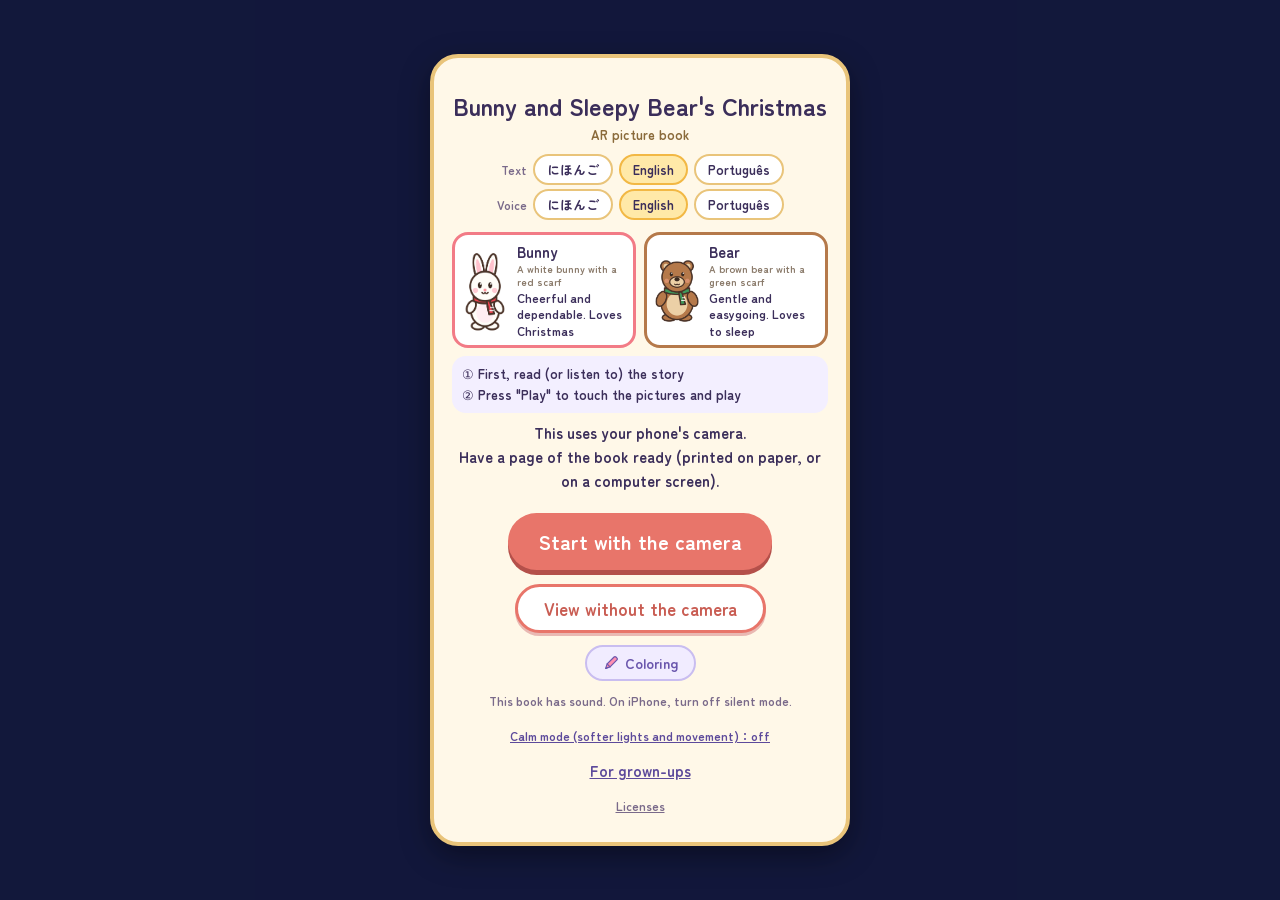
<file: index.html>
<!DOCTYPE html>
<html lang="ja">
<head>
<meta charset="utf-8">
<meta name="viewport" content="width=device-width, initial-scale=1, viewport-fit=cover, user-scalable=no">
<meta name="theme-color" content="#1b2350">
<title>うさぎさんと ねぼすけ くまさんの クリスマス — AR えほん</title>
<link rel="stylesheet" href="ehon/style.css?v=b19a2bfd2b">
</head>
<body>
<div id="stage"></div>
<div id="hud"></div>
<!--
  「うさぎさんと ねぼすけ くまさんの クリスマス」AR 本体（スマホのカメラで 印刷したページを映す）
  このファイルは npm run build で作られます。動かすには、同じ場所に ehon フォルダが必要です。
  絵本の中身は ehon/book.js、プログラムは ehon/engine.js にあります（元は books/ と system/engine/）。
-->
<script src="ehon/three.js?v=8c4e8554e2"></script>
<script src="ehon/mindar.js?v=a1948473ec"></script>
<script src="ehon/licenses.js?v=99099745ca"></script>
<script src="ehon/pictures.js?v=41850d9c7a"></script>
<script src="ehon/nurie.js?v=008a53af55"></script>
<script src="ehon/book.js?v=dd3e6fde32"></script>
<script src="ehon/engine.js?v=084fbc0e63"></script>
<script>
  if (window.EhonEngine) EhonEngine.start({ mode: 'ar', mind: 'ehon/targets.mind?v=d376e5dbaf' });
  else document.body.insertAdjacentHTML('beforeend', '<p style="margin:2em;font:16px/1.7 sans-serif;color:#fff">ehon フォルダが 見つかりません。<br>この ファイルと いっしょに ehon フォルダも おいて（アップロードして）ください。</p>');
</script>
</body>
</html>
</file>
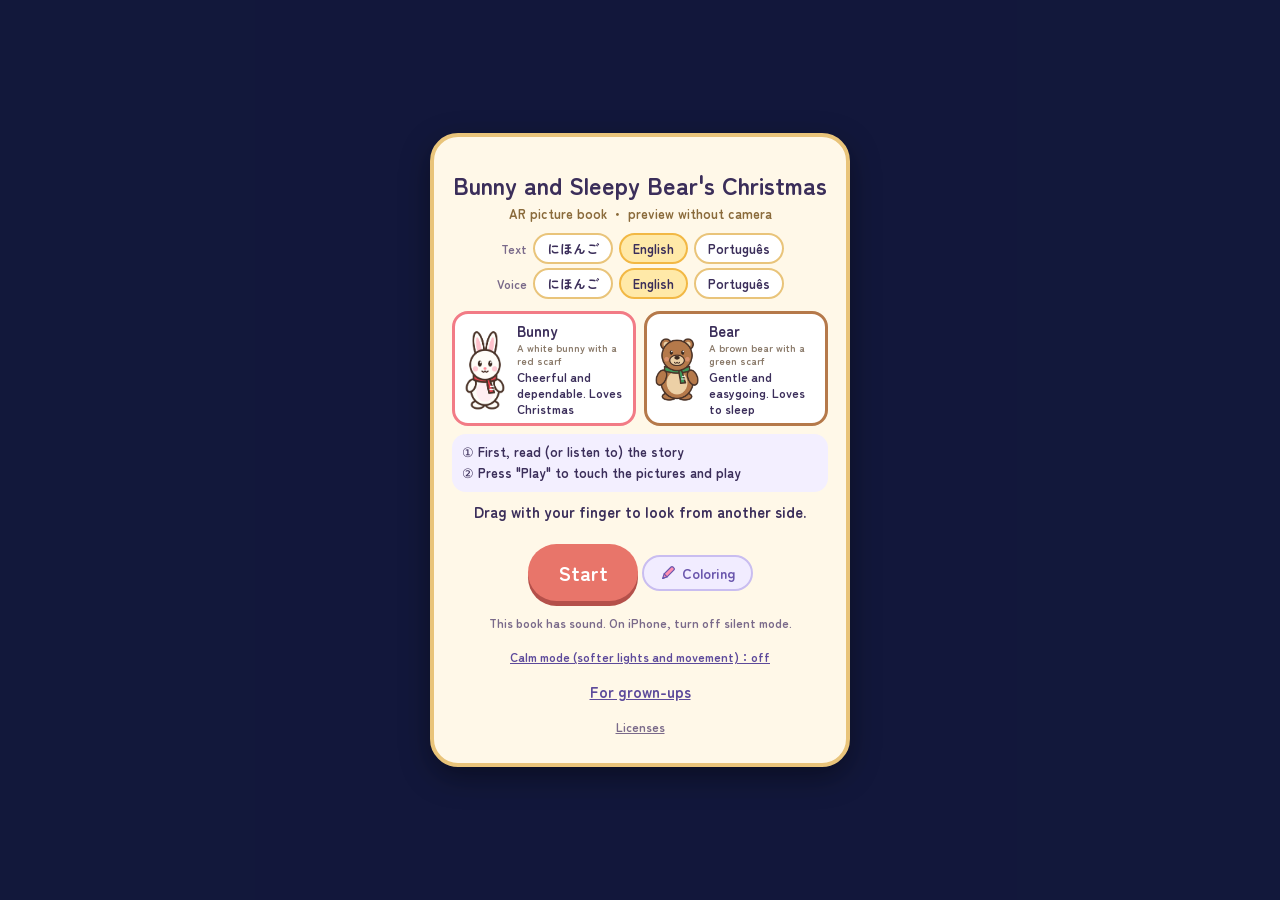
<file: preview.html>
<!DOCTYPE html>
<html lang="ja">
<head>
<meta charset="utf-8">
<meta name="viewport" content="width=device-width, initial-scale=1, viewport-fit=cover, user-scalable=no">
<meta name="theme-color" content="#1b2350">
<title>うさぎさんと ねぼすけ くまさんの クリスマス — カメラなしプレビュー</title>
<link rel="stylesheet" href="ehon/style.css?v=b19a2bfd2b">
</head>
<body>
<div id="stage"></div>
<div id="hud"></div>
<!--
  「うさぎさんと ねぼすけ くまさんの クリスマス」カメラなしで 見られる版（ダブルクリックでも 開けます）
  このファイルは npm run build で作られます。動かすには、同じ場所に ehon フォルダが必要です。
  絵本の中身は ehon/book.js、プログラムは ehon/engine.js にあります（元は books/ と system/engine/）。
-->
<script src="ehon/three.js?v=8c4e8554e2"></script>
<script src="ehon/licenses.js?v=99099745ca"></script>
<script src="ehon/pictures.js?v=41850d9c7a"></script>
<script src="ehon/nurie.js?v=008a53af55"></script>
<script src="ehon/book.js?v=dd3e6fde32"></script>
<script src="ehon/engine.js?v=084fbc0e63"></script>
<script>
  if (window.EhonEngine) EhonEngine.start({ mode: 'preview' });
  else document.body.insertAdjacentHTML('beforeend', '<p style="margin:2em;font:16px/1.7 sans-serif;color:#fff">ehon フォルダが 見つかりません。<br>この ファイルと いっしょに ehon フォルダも おいて（アップロードして）ください。</p>');
</script>
</body>
</html>
</file>
<file: ehon/style.css>
/* AR えほん — 見た目（ボタン・パネル・はじめる画面など） */
  :root { --ink:#3b2e5a; --cream:#fff8e8; --line:#4a3360; --gold:#ffd447; }
  * { box-sizing:border-box; -webkit-tap-highlight-color:transparent; }
  html, body { margin:0; height:100%; overflow:hidden; background:#1b2350; color:var(--ink);
    font-family:ZenMaru, "Hiragino Maru Gothic ProN", "Hiragino Sans", "Noto Sans JP", sans-serif; font-weight:700;
    -webkit-user-select:none; user-select:none; touch-action:none; }
  #stage { position:fixed; inset:0; overflow:hidden; }
  #stage.preview { background:radial-gradient(120% 90% at 50% 40%, #3a3f7a 0%, #23285a 55%, #151a3d 100%); }
  #stage canvas { display:block; touch-action:none; }
  #stage video { object-fit:cover; }

  #hud { position:fixed; inset:0; pointer-events:none; opacity:0; transition:opacity .4s; z-index:10;
    padding:max(10px, env(safe-area-inset-top)) max(10px, env(safe-area-inset-right)) max(12px, env(safe-area-inset-bottom)) max(10px, env(safe-area-inset-left)); }
  #hud.on { opacity:1; }
  .top { display:flex; justify-content:space-between; align-items:flex-start; gap:8px; }
  .chip { white-space:nowrap; background:rgba(255,248,232,.94); border:3px solid #e9c47a; border-radius:999px; padding:6px 12px; display:flex; align-items:center; gap:7px; box-shadow:0 3px 10px rgba(0,0,0,.25); font-size:14px; }
  .tl { display:flex; align-items:center; gap:6px; }
  .mini { pointer-events:auto; font:inherit; color:var(--ink); height:36px; border-radius:999px; border:3px solid #e9c47a; background:rgba(255,248,232,.94);
    display:flex; align-items:center; gap:3px; padding:0 9px 0 6px; font-size:11px; box-shadow:0 3px 10px rgba(0,0,0,.25); cursor:pointer; }
  .mini:active { transform:translateY(2px); }
  .hint { position:absolute; left:50%; top:calc(max(10px, env(safe-area-inset-top)) + 50px); transform:translateX(-50%); display:none; align-items:center; gap:8px;
    background:rgba(255,248,232,.96); border:3px solid #f2b844; border-radius:999px; padding:6px 14px; font-size:14px; white-space:nowrap; max-width:96vw; box-shadow:0 3px 10px rgba(0,0,0,.25); }
  .hint.on { display:flex; }
  .hint .ht { overflow:hidden; text-overflow:ellipsis; }
  .hint.story { border-color:#9b86d6; background:rgba(243,239,255,.96); }
  .hint .done { display:none; flex:none; background:#5fc46a; color:#fff; border-radius:999px; padding:1px 9px; font-size:12px; }
  .hint.isdone .done { display:inline-block; }
  .playbtn { pointer-events:auto; position:absolute; left:50%; bottom:calc(max(12px, env(safe-area-inset-bottom)) + 80px); display:none;
    font:inherit; font-size:22px; color:#fff; background:#5fc46a; border:none; border-radius:999px; padding:12px 34px;
    box-shadow:0 5px 0 #3e9a4e, 0 8px 18px rgba(0,0,0,.35); cursor:pointer; animation:playpulse 1.6s ease-in-out infinite; transform:translateX(-50%); }
  .playbtn.on { display:block; }
  .playbtn:active { box-shadow:0 2px 0 #3e9a4e; }
  .endbtn { pointer-events:auto; position:absolute; left:50%; bottom:calc(max(12px, env(safe-area-inset-bottom)) + 80px); display:none;
    font:inherit; font-size:20px; font-weight:700; color:#fff; background:#e8756a; border:none; border-radius:999px; padding:11px 30px;
    box-shadow:0 5px 0 #b9544b, 0 8px 18px rgba(0,0,0,.35); cursor:pointer; animation:playpulse 1.6s ease-in-out infinite; transform:translateX(-50%); }
  .endbtn.on { display:block; }
  .endbtn:active { box-shadow:0 2px 0 #b9544b; }
  @keyframes playpulse { 0%,100% { transform:translateX(-50%) scale(1) } 50% { transform:translateX(-50%) scale(1.07) } }
  .chip .pn { background:#e8756a; color:#fff; border-radius:999px; padding:1px 8px; font-size:13px; }
  .prog .lbl { font-size:12px; }
  .prog .slots { display:flex; gap:5px; }
  .dot { width:20px; height:20px; border-radius:50%; border:2px dashed #b9aee0; background:#f1ecfa; display:block; }
  .dot.got { border:2px solid #4a3360; background:var(--c, #ffe36b); box-shadow:inset 0 -3px 0 rgba(0,0,0,.12); }
  .dot.plain { background:#e9e4f4; }
  .dot.plain.got { background:radial-gradient(circle, #fff9b0 0 35%, #ffe14a 36% 60%, #f0b820 61%); border-color:#c99a14; }
  .dot.pop { animation:pop .7s cubic-bezier(.2,1.6,.4,1); }
  .prog.complete { border-color:#f2b844; background:#fff4c2; }
  @keyframes pop { 0%{transform:scale(.2)} 100%{transform:scale(1)} }

  .bottom { position:absolute; left:0; right:0; bottom:max(12px, env(safe-area-inset-bottom)); display:flex; justify-content:center; gap:8px; }
  .tb { pointer-events:auto; font:inherit; color:var(--ink); background:var(--cream); border:3px solid #e9c47a; border-radius:18px;
    width:64px; height:62px; padding:4px 0 2px; display:flex; flex-direction:column; align-items:center; justify-content:center; gap:2px;
    box-shadow:0 4px 0 #d9a95a, 0 6px 14px rgba(0,0,0,.3); cursor:pointer; }
  .tb i { display:block; height:24px; line-height:0; }
  .tb span { font-size:10px; letter-spacing:-.02em; white-space:nowrap; }
  .tb:active { transform:translateY(3px); box-shadow:0 1px 0 #d9a95a, 0 3px 8px rgba(0,0,0,.3); }
  .tb.off { background:#e6e0ee; color:#8a7e9e; }
  .tb.active { background:#ffe9a8; border-color:#f2b844; }
  .nav { pointer-events:auto; position:absolute; top:50%; transform:translateY(-50%); width:48px; height:64px; border-radius:16px; border:3px solid #e9c47a;
    background:rgba(255,248,232,.92); display:none; align-items:center; justify-content:center; box-shadow:0 4px 12px rgba(0,0,0,.3); cursor:pointer; }
  .nav.prev { left:max(8px, env(safe-area-inset-left)); } .nav.next { right:max(8px, env(safe-area-inset-right)); }
  .nav:disabled { opacity:.35; }
  #hud.withnav .nav { display:flex; }
  .toast { position:absolute; left:50%; top:calc(max(10px, env(safe-area-inset-top)) + 98px); transform:translate(-50%, -10px); opacity:0; transition:all .35s;
    background:rgba(59,46,90,.92); color:#fff; padding:9px 16px; border-radius:999px; font-size:15px; white-space:nowrap; max-width:94vw; overflow:hidden; text-overflow:ellipsis; box-shadow:0 4px 14px rgba(0,0,0,.3); }
  .toast.on { opacity:1; transform:translate(-50%, 0); }
  @media (max-width:600px) { .nav { top:auto; transform:none; bottom:calc(max(12px, env(safe-area-inset-bottom)) + 76px); width:44px; height:52px; } }
  @media (max-width:440px) { .chip.page .pname { display:none; } .mini { padding:0 7px 0 5px; font-size:10px; height:34px; } .hint { font-size:12px; padding:5px 10px; } .playbtn { font-size:20px; padding:11px 28px; } .chip { font-size:12px; padding:5px 9px; } .prog .lbl { display:none; } .dot { width:17px; height:17px; } .tb { width:58px; height:58px; } .tb span { font-size:9px; } .toast { font-size:13px; } }

  .panel { position:fixed; inset:0; display:none; place-items:center; z-index:20; padding:16px; background:rgba(16,20,52,.72); overflow-y:auto; touch-action:pan-y; }
  .panel.on { display:grid; }
  .panel .card { background:var(--cream); border:4px solid #e9c47a; border-radius:28px; padding:20px 18px; max-width:420px; width:100%; text-align:center; box-shadow:0 10px 30px rgba(0,0,0,.4); }
  .panel h1 { margin:10px 0 2px; font-size:24px; font-weight:900; }
  .panel h2 { margin:6px 0 10px; font-size:20px; }
  .panel p { margin:8px 0; font-size:15px; line-height:1.6; font-weight:500; }
  .panel .sub { color:#8a6a3a; font-size:13px; margin-top:0; }
  .panel .note { font-size:12px; color:#7a6a8a; }
  .cast { display:grid; grid-template-columns:1fr 1fr; gap:8px; margin:12px 0 6px; text-align:left; }
  .who { word-break:keep-all; overflow-wrap:anywhere; display:flex; align-items:center; gap:6px; background:#fff; border-radius:16px; padding:6px 8px 6px 4px; border:3px solid #f1d79f; }
  .who img { width:52px; height:auto; flex:none; }
  .who b { display:block; font-size:15px; }
  .who small { display:block; font-size:10px; color:#8a7a6a; font-weight:500; line-height:1.3; }
  .who span { display:block; font-size:12px; color:#3b2e5a; line-height:1.35; margin-top:2px; }
  @media (max-width:440px) { .cast { grid-template-columns:1fr; gap:6px; } .who { padding:4px 10px 4px 4px; } .who img { width:44px; } .who small { display:inline; margin-left:6px; } .who b { display:inline; } }
  .howto { background:#f3efff; border-radius:14px; padding:8px 10px; font-size:13px !important; text-align:left; }
  .big { font:inherit; font-size:20px; color:#fff; background:#e8756a; border:none; border-radius:999px; padding:14px 30px; margin:12px 0 4px; box-shadow:0 5px 0 #b4504a; cursor:pointer; }
  .big:active { transform:translateY(3px); box-shadow:0 2px 0 #b4504a; }
  .link { font:inherit; font-size:15px; background:none; border:none; color:#5d4a9b; text-decoration:underline; padding:8px; cursor:pointer; display:block; margin:0 auto; }
  .link.lic { font-size:12px; color:#7a6a8a; }
  .link.calm { font-size:12px; }
  @media (max-height:520px) { .panel h1 { font-size:19px; margin-top:6px } .panel p { margin:4px 0; font-size:13px } .big { padding:10px 26px; margin:8px 0 2px } .panel .card { padding:14px 16px } }
  #loading { background:rgba(16,20,52,.5); } #loading .card { width:auto; padding:20px 28px; }
  .spinner { width:40px; height:40px; margin:4px auto 6px; border-radius:50%; border:5px solid #f1d79f; border-top-color:#e8756a; animation:spin 1s linear infinite; }
  @keyframes spin { to { transform:rotate(360deg) } }
  #scan { background:transparent; pointer-events:none; z-index:9; }
  #scan .card { background:transparent; border:none; box-shadow:none; }
  #scan .grid { display:grid; grid-template-columns:1fr 1fr; gap:8px; width:min(80vw, 380px); margin:0 auto; padding:10px; border:4px dashed rgba(255,255,255,.9); border-radius:22px; animation:breathe 1.8s ease-in-out infinite; }
  #scan .grid img { width:100%; border-radius:8px; opacity:.5; }
  #scan p { color:#fff; font-size:18px; text-shadow:0 2px 6px rgba(0,0,0,.6); }
  #licenses { grid-template-columns:minmax(0, 1fr); }
  #licenses .card { max-width:640px; width:100%; min-width:0; text-align:left; }
  #licenses pre { max-height:58vh; overflow:auto; font:11px/1.5 ui-monospace, Menlo, monospace; white-space:pre-wrap; overflow-wrap:anywhere; word-break:break-all; background:#fff; border-radius:12px; padding:10px; touch-action:pan-y; -webkit-user-select:text; user-select:text; }
  #licenses .big { display:block; margin:12px auto 0; }
  .lic { font-size:12px; color:#7a6a8a; }
  @keyframes breathe { 50% { transform:scale(1.03) } }

  /* もちもの・字幕・ごほうびスタンプ・おしまい・おとなの かたへ・ことば */
  .tr { display:flex; flex-direction:column; align-items:flex-end; gap:6px; }
  .bag { display:none; gap:5px; background:rgba(255,248,232,.94); border:3px solid #e9c47a; border-radius:999px; padding:4px 8px; box-shadow:0 3px 10px rgba(0,0,0,.25); }
  .bag.on { display:flex; }
  .bag .item { width:34px; height:34px; border-radius:50%; background:#fff; border:2px solid #f1d79f; display:grid; place-items:center; overflow:hidden; }
  .bag .item img { max-width:28px; max-height:28px; }
  .bag .item b { font-size:11px; }
  .bag .item.pop { animation:pop .7s cubic-bezier(.2,1.6,.4,1); }
  .caption { position:absolute; left:50%; bottom:calc(max(12px, env(safe-area-inset-bottom)) + 76px); transform:translateX(-50%); display:none; width:min(92vw, 560px);
    background:rgba(255,248,232,.96); border:3px solid #9b86d6; border-radius:18px; padding:8px 14px; font-size:16px; line-height:1.45; text-align:center; box-shadow:0 4px 12px rgba(0,0,0,.3); }
  .caption.on { display:block; }
  .stamppop { position:absolute; left:50%; top:34%; transform:translate(-50%, -50%) scale(.2); opacity:0; display:flex; flex-direction:column; align-items:center; gap:6px; pointer-events:none; }
  .stamppop.on { animation:stampin 2.6s ease-out forwards; }
  .stamppop b { background:rgba(59,46,90,.92); color:#fff; border-radius:999px; padding:5px 14px; font-size:15px; white-space:nowrap; }
  @keyframes stampin { 0% { opacity:0; transform:translate(-50%, -50%) scale(2.2) rotate(-14deg) } 14% { opacity:1; transform:translate(-50%, -50%) scale(.92) rotate(-8deg) } 22% { transform:translate(-50%, -50%) scale(1) rotate(-8deg) } 80% { opacity:1; transform:translate(-50%, -50%) scale(1) rotate(-8deg) } 100% { opacity:0; transform:translate(-50%, -60%) scale(.85) rotate(-8deg) } }
  .stamp { width:84px; height:84px; border-radius:50%; border:5px solid var(--c, #e8756a); background:#fffdf6; display:grid; place-items:center; position:relative; box-shadow:0 3px 8px rgba(0,0,0,.25); }
  .stamp img { width:60px; height:60px; object-fit:contain; }
  .stamp .no { position:absolute; right:-4px; bottom:-4px; background:var(--c, #e8756a); color:#fff; border-radius:999px; min-width:26px; height:26px; font-size:14px; display:grid; place-items:center; padding:0 6px; }
  .stamp .star { font-size:40px; color:var(--c, #e8756a); line-height:1; }
  .stamp.empty { border-style:dashed; border-color:#cfc4e6; background:#f4f0fb; box-shadow:none; }
  .stamp.empty .no { background:#b9aee0; }
  .stamps { display:flex; flex-wrap:wrap; justify-content:center; gap:12px; margin:12px 0; }
  .stamps .stamp { width:68px; height:68px; } .stamps .stamp img { width:48px; height:48px; } .stamps .stamp .star { font-size:32px; }
  #ending h1 { font-size:30px; }
  #ending .by { margin:14px 0 2px; font-size:14px; color:#8a6a3a; }
  #ending .big { display:flex; align-items:center; justify-content:center; gap:8px; width:min(270px, 100%); box-sizing:border-box; margin:10px auto 2px; font-size:18px; padding:13px 20px; }
  #ending .big svg { width:22px; height:22px; flex:none; }
  #ending .big.second { background:#8f7ad6; box-shadow:0 5px 0 #6a56ad; }
  #adults { grid-template-columns:minmax(0, 1fr); }
  #adults .card { max-width:560px; text-align:left; }
  #adults h2 { text-align:center; }
  #adults h3 { font-size:15px; margin:14px 0 4px; color:#8a5a2a; }
  #adults ol, #adults ul { margin:4px 0; padding-left:1.4em; font-size:14px; line-height:1.6; font-weight:500; }
  #adults .big { display:block; margin:14px auto 0; }
  #adults a { color:#5d4a9b; overflow-wrap:anywhere; }
  .langs { display:flex; justify-content:center; gap:6px; margin:6px 0 2px; flex-wrap:wrap; align-items:center; }
  .langs small { font-size:12px; color:#7a6a8a; }
  .langs button { font:inherit; font-size:13px; color:var(--ink); background:#fff; border:2px solid #e9c47a; border-radius:999px; padding:4px 12px; cursor:pointer; }
  .langs button.on { background:#ffe9a8; border-color:#f2b844; }
  /* ことば on the pages: もじ and こえ, each its own row */
  .langs .lrow, .langpop .lrow { display:flex; align-items:center; gap:6px; flex-wrap:wrap; justify-content:center; }
  .langs.two { flex-direction:column; gap:4px; }
  .langs .lrow small, .langpop .lrow small { min-width:2.6em; text-align:right; font-size:12px; color:#7a6a8a; }
  .langpop { position:absolute; top:calc(env(safe-area-inset-top, 0px) + 54px); left:10px; z-index:30; pointer-events:auto; display:flex; flex-direction:column; gap:6px;
    background:rgba(255,248,232,.97); border:3px solid #e9c47a; border-radius:18px; padding:10px 12px; box-shadow:0 6px 18px rgba(40,20,60,.25); max-width:calc(100vw - 20px); }
  .langpop[hidden] { display:none; }
  .langpop button { font:inherit; font-size:13px; color:var(--ink); background:#fff; border:2px solid #e9c47a; border-radius:999px; padding:5px 12px; cursor:pointer; }
  .langpop button.on { background:#ffe9a8; border-color:#f2b844; font-weight:bold; }
  .mini.langbtn.active { background:#ffe9a8; border-color:#f2b844; }
  @media (max-width:440px) {
    .mini.langbtn span { display:none; } .mini.langbtn { padding:0 6px; }
    .langs .lrow, .langpop .lrow { flex-wrap:nowrap; gap:4px; }
    .langs .lrow button, .langpop .lrow button { font-size:11.5px; padding:4px 8px; }
    .langs .lrow small, .langpop .lrow small { min-width:2.2em; font-size:11px; }
  }

  /* よみあげ チェック（preview.html#yomi） */
  #yomi { grid-template-columns:minmax(0, 1fr); }
  #yomi .card { max-width:640px; text-align:left; }
  #yomi h2 { text-align:center; }
  #yomi h3 { font-size:15px; margin:16px 0 4px; color:#8a5a2a; display:flex; justify-content:space-between; align-items:center; gap:8px; }
  #yomi .row { display:flex; gap:10px; align-items:center; padding:6px 0; border-bottom:1px dashed #eadfc4; }
  #yomi .row .t { font-size:14px; }
  #yomi .row small { display:block; font-size:11px; color:#8a7a6a; font-weight:500; line-height:1.4; }
  #yomi .play { flex:none; width:36px; height:36px; border-radius:50%; border:2px solid #e9c47a; background:#fff; font:inherit; font-size:14px; color:#e8756a; cursor:pointer; }
  #yomi .all { flex:none; font:inherit; font-size:11px; border:2px solid #e9c47a; border-radius:999px; background:#fff; color:var(--ink); padding:3px 10px; cursor:pointer; }
  #yomi .big { display:block; margin:16px auto 0; }

  /* 6 buttons on narrow phones */
  @media (max-width:380px) { .bottom { gap:5px; } .tb { width:52px; height:56px; } .tb span { font-size:8.5px; } }

  /* the printed cover is shown (camera): only the card on the cover asks to turn the page */
  #hud.oncover .chip.prog, #hud.oncover .hint, #hud.oncover .playbtn, #hud.oncover .endbtn, #hud.oncover .caption, #hud.oncover .chip.page .pn { display:none; }
  #hud.oncover .chip.page .pname { display:inline; }
  #hud.oncover .tb.reset, #hud.oncover .tb.text { opacity:.4; }
  /* on the cover, with こうかおん on: 「キラリンが きこえないときは [よみこみなおす]」 */
  .coverhelp { position:absolute; left:50%; top:calc(max(10px, env(safe-area-inset-top)) + 50px); transform:translateX(-50%); display:none; align-items:center; gap:8px;
    background:rgba(255,248,232,.96); border:3px solid #e9c47a; border-radius:999px; padding:4px 5px 4px 14px; font-size:13px; white-space:nowrap; max-width:96vw; box-shadow:0 3px 10px rgba(0,0,0,.25); }
  .coverhelp .reload { pointer-events:auto; font:inherit; font-weight:700; color:#fff; background:#e8756a; border:none; border-radius:999px; padding:6px 12px; cursor:pointer; }
  .coverhelp .reload:active { transform:translateY(1px); }
  #hud.oncover:not(.nosfx) .coverhelp { display:flex; }
  @media (max-width:440px) { .coverhelp { font-size:11.5px; padding:3px 4px 3px 10px; } .coverhelp .reload { padding:5px 9px; } }

  /* the top bar on narrow screens: the buttons keep their shape, a long page name gets shorter (…) */
  .tl { min-width:0; } .tr { flex-shrink:0; } .mini { flex-shrink:0; white-space:nowrap; }
  .chip.page { min-width:0; flex-shrink:1; } .chip.page .pname { overflow:hidden; text-overflow:ellipsis; min-width:0; }

/* ぬりえ（タブレットで いろを ぬる） */
  .mini[hidden] { display:none; }
  /* the start panel: カメラで はじめる (.big) → カメラなしで みる (.mid) → ぬりえ (.small), each a step quieter */
  .mid { display:block; margin:10px auto 2px; font:inherit; font-size:17px; color:#c95d53; background:#fff; border:3px solid #e8756a; border-radius:999px; padding:9px 26px; box-shadow:0 3px 0 #e9b9b3; cursor:pointer; }
  .mid:active { transform:translateY(2px); box-shadow:0 1px 0 #e9b9b3; }
  .small { display:inline-flex; align-items:center; gap:6px; margin:10px auto 2px; font:inherit; font-size:14px; color:#6a56ad; background:#f1ecff; border:2px solid #c9bdf0; border-radius:999px; padding:6px 16px; cursor:pointer; }
  .small:active { transform:translateY(1px); }
  .small.nuriego svg { width:16px; height:16px; }
  #nurie { position:fixed; inset:0; z-index:40; display:grid; grid-template-columns:minmax(0,1fr); grid-template-rows:auto auto minmax(0,1fr) auto auto; gap:6px;
    background:#fdf6e6; padding:max(8px, env(safe-area-inset-top)) max(8px, env(safe-area-inset-right)) max(8px, env(safe-area-inset-bottom)) max(8px, env(safe-area-inset-left)); }
  #nurie[hidden] { display:none; }
  #nurie > * { min-width:0; }
  .nu-top { display:flex; align-items:center; gap:6px; flex-wrap:wrap; }
  .nu-pages { display:flex; align-items:center; gap:4px; margin:0 auto; }
  .nu-pn { min-width:46px; text-align:center; font-size:16px; }
  .nu-btn { font:inherit; font-size:14px; color:var(--ink); background:#fff; border:3px solid #e9c47a; border-radius:999px; min-height:40px; padding:4px 14px; cursor:pointer; }
  .nu-btn:active { transform:translateY(2px); }
  .nu-close { background:#e8756a; border-color:#b4504a; color:#fff; }
  .nu-opts { display:flex; gap:6px; flex-wrap:wrap; justify-content:center; }
  .nu-tog { word-break:keep-all; font:inherit; font-size:13px; color:var(--ink); background:#fff; border:2px solid #d9cbe8; border-radius:999px; min-height:36px; padding:4px 12px; cursor:pointer; }
  .nu-tog.on { border-color:#8f7ad6; background:#f3eefe; }
  .nu-tog[hidden] { display:none; }
  .nu-stage { position:relative; overflow:hidden; border-radius:14px; background:#fff; box-shadow:inset 0 0 0 3px #eadcc0; touch-action:none; }
  .nu-zoom { position:absolute; inset:0; }
  .nu-svg { width:100%; height:100%; display:block; transform-origin:50% 50%; }
  .nu-svg * { pointer-events:none; }
  .nu-svg [data-nk] { pointer-events:visiblePainted; cursor:pointer; }
  .nu-fit { position:absolute; right:8px; bottom:8px; display:flex; flex-direction:column; gap:6px; }
  .nu-fit .nu-btn { width:44px; height:44px; padding:0; font-size:22px; }
  .nu-tray { display:flex; align-items:center; gap:6px; overflow-x:auto; padding:2px; }
  .nu-tray[hidden] { display:none; }
  .nu-tray small { flex:none; font-size:12px; color:#7a6a90; writing-mode:horizontal-tb; }
  .nu-card { flex:none; display:flex; flex-direction:column; align-items:center; justify-content:center; width:72px; height:58px; padding:3px; background:#fff; border:3px solid #eadcc0; border-radius:12px; cursor:pointer; font:inherit; font-size:11px; color:var(--ink); }
  .nu-card img { max-width:100%; max-height:38px; object-fit:contain; }
  .nu-card.on { border-color:#8f7ad6; background:#f3eefe; }
  .nu-palette { display:flex; flex-wrap:wrap; gap:7px; justify-content:center; }
  .nu-sw { width:42px; height:42px; border-radius:50%; border:3px solid #fff; background:var(--c); box-shadow:0 0 0 2px #d6c7b0; cursor:pointer; padding:0; font:inherit; font-size:12px; color:var(--ink); }
  .nu-sw.on { box-shadow:0 0 0 4px #4a3360; transform:scale(1.08); }
  .nu-erase { background:repeating-linear-gradient(45deg, #fff 0 6px, #f1eadb 6px 12px); }
  .nu-ask { position:absolute; inset:0; display:grid; place-items:center; background:rgba(40,30,60,.45); z-index:2; }
  .nu-ask[hidden] { display:none; }
  .nu-card2 { background:#fff8e8; border:3px solid #e9c47a; border-radius:18px; padding:16px; display:flex; flex-direction:column; gap:8px; min-width:min(300px, 90vw); text-align:center; }
  .nu-card2 p { margin:0 0 4px; }
  .nu-splash { position:fixed; z-index:41; width:16px; height:16px; margin:-8px 0 0 -8px; border-radius:50%; background:var(--c); border:2px solid rgba(74,51,96,.5); pointer-events:none; animation:nuSplash .55s ease-out forwards; }
  @keyframes nuSplash { to { transform:scale(3.2); opacity:0; } }
  @media (prefers-reduced-motion: reduce) { .nu-splash { animation-duration:.01s; } }
  #nurie { grid-template-areas:"top" "opts" "stage" "tray" "pal"; }
  .nu-top { grid-area:top; } .nu-opts { grid-area:opts; } .nu-stage { grid-area:stage; } .nu-tray { grid-area:tray; } .nu-palette { grid-area:pal; }
  @media (max-width:480px) { .nu-sw { width:36px; height:36px; } .nu-palette { gap:6px; } .nu-btn { font-size:13px; padding:2px 11px; } }
  /* よこ長で 高さが ない（スマホを よこに）: いろは 右に たてに ならべる */
  @media (orientation:landscape) and (max-height:600px) {
    #nurie { grid-template-columns:minmax(0,1fr) 132px; grid-template-rows:auto auto minmax(0,1fr) auto; grid-template-areas:"top top" "stage opts" "stage pal" "tray pal"; }
    .nu-opts { flex-direction:column; align-items:stretch; }
    .nu-palette { display:grid; grid-template-columns:repeat(3, 36px); align-content:start; gap:6px; }
    .nu-sw { width:36px; height:36px; }
    .nu-btn { min-height:34px; font-size:12px; padding:2px 10px; }
    .nu-tog { font-size:11px; min-height:30px; padding:3px 8px; white-space:normal; line-height:1.3; }
    .nu-card { height:44px; width:58px; } .nu-card img { max-height:26px; } .nu-tray small { display:none; }
  }
</file>
